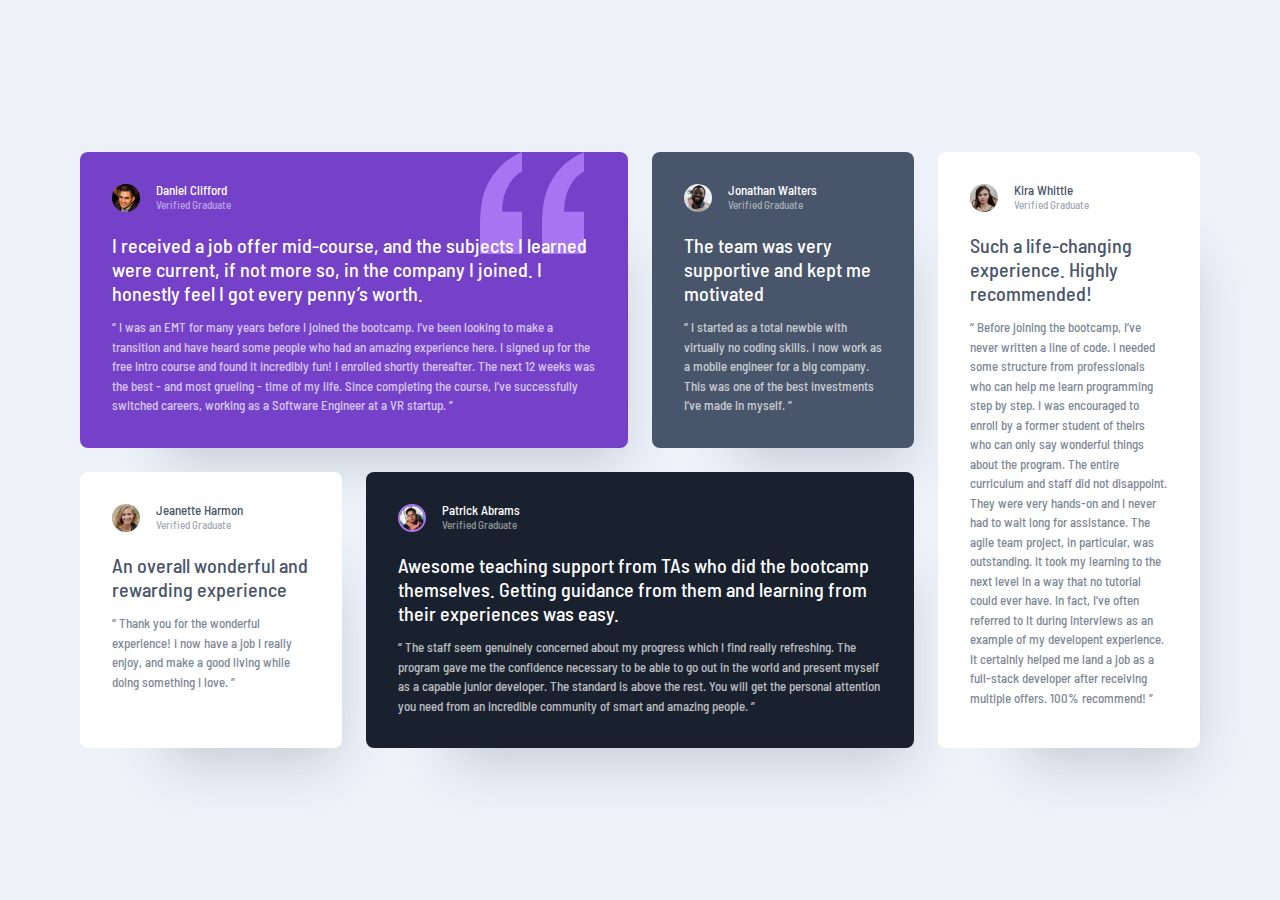
<file: Glider/index.html>
<!DOCTYPE html>
<html lang="en">

<head>
  <meta charset="UTF-8">
  <meta http-equiv="X-UA-Compatible" content="IE=edge">
  <meta name="viewport" content="width=device-width, initial-scale=1.0">
  <!-- Google font -->
  <link rel="preconnect" href="https://fonts.googleapis.com">
  <link rel="preconnect" href="https://fonts.gstatic.com" crossorigin>
  <link href="https://fonts.googleapis.com/css2?family=Barlow+Semi+Condensed:wght@500;600&display=swap"
    rel="stylesheet">
  <!-- my css -->
  <link rel="stylesheet" href="style.css">
  <title>FEM grid</title>
</head>

<body>
  <main class="testimonial-grid">
    <article class="testimonial grid-col-span-2 flow bg-primary-400 quote text-neutral-100">
      <div class="flex">
        <div>
          <img  src="./images/image-daniel.jpg" alt="daniel clifford">
        </div>
        <div>
          <h2 class="name">Daniel Clifford</h2>
          <p class="position">Verified Graduate</p>
        </div>
      </div>
      <p>
        I received a job offer mid-course, and the subjects I learned were current, if not more so,
        in the company I joined. I honestly feel I got every penny’s worth.
      </p>
      <p>
        “ I was an EMT for many years before I joined the bootcamp. I’ve been looking to make a
        transition and have heard some people who had an amazing experience here. I signed up
        for the free intro course and found it incredibly fun! I enrolled shortly thereafter.
        The next 12 weeks was the best - and most grueling - time of my life. Since completing
        the course, I’ve successfully switched careers, working as a Software Engineer at a VR startup. ”
      </p>
    </article>
    <article class="testimonial flow bg-secondary-400 text-neutral-100">
      <div class="flex">
        <div>
          <img src="./images/image-jonathan.jpg" alt="Jonathan Walters">
        </div>
        <div>
          <h2 class="name">Jonathan Walters</h2>
          <p class="position">Verified Graduate</p>
        </div>
      </div>
      <p>
        The team was very supportive and kept me motivated
      </p>
      <p>
        “ I started as a total newbie with virtually no coding skills. I now work as a mobile engineer
        for a big company. This was one of the best investments I’ve made in myself. ”
      </p>
    </article>
    <article class="testimonial flow bg-neutral-100 text-secondary-400">
      <div class="flex">
        <div>
          <img src="./images/image-jeanette.jpg" alt="Jeanette Harmon">
        </div>
        <div>
          <h2 class="name">Jeanette Harmon</h2>
          <p class="position">Verified Graduate</p>
        </div>
      </div>
      <p>
        An overall wonderful and rewarding experience</p>
      <p>
        “ Thank you for the wonderful experience! I now have a job I really enjoy, and make a good living
        while doing something I love. ”
      </p>
    </article>
    <article class="testimonial grid-col-span-2 flow bg-secondary-500 text-neutral-100">
      <div class="flex">
        <div>
          <img class="border-primary-400" src="./images/image-patrick.jpg" alt="Patrick Abrams">
        </div>
        <div>
          <h2 class="name">Patrick Abrams</h2>
          <p class="position">Verified Graduate</p>
        </div>
      </div>
      <p>
        Awesome teaching support from TAs who did the bootcamp themselves. Getting guidance from them and
        learning from their experiences was easy.
      </p>
      <p>
        “ The staff seem genuinely concerned about my progress which I find really refreshing. The program
        gave me the confidence necessary to be able to go out in the world and present myself as a capable
        junior developer. The standard is above the rest. You will get the personal attention you need from
        an incredible community of smart and amazing people. ”
      </p>
    </article>
    <article class="testimonial flow bg-neutral-100 text-secondary-400">
      <div class="flex">
        <div>
          <img src="./images/image-kira.jpg" alt="Kira Whittle">
        </div>
        <div>
          <h2 class="name">Kira Whittle</h2>
          <p class="position">Verified Graduate</p>
        </div>
      </div>
      <p>
        Such a life-changing experience. Highly recommended!
      </p>
      <p>
        “ Before joining the bootcamp, I’ve never written a line of code. I needed some structure from
        professionals who can help me learn programming step by step. I was encouraged to enroll by a former
        student of theirs who can only say wonderful things about the program. The entire curriculum and staff
        did not disappoint. They were very hands-on and I never had to wait long for assistance. The agile team
        project, in particular, was outstanding. It took my learning to the next level in a way that no tutorial
        could ever have. In fact, I’ve often referred to it during interviews as an example of my developent
        experience. It certainly helped me land a job as a full-stack developer after receiving multiple offers.
        100% recommend! ”
      </p>
    </article>
  </main>




</body>

</html>
</file>
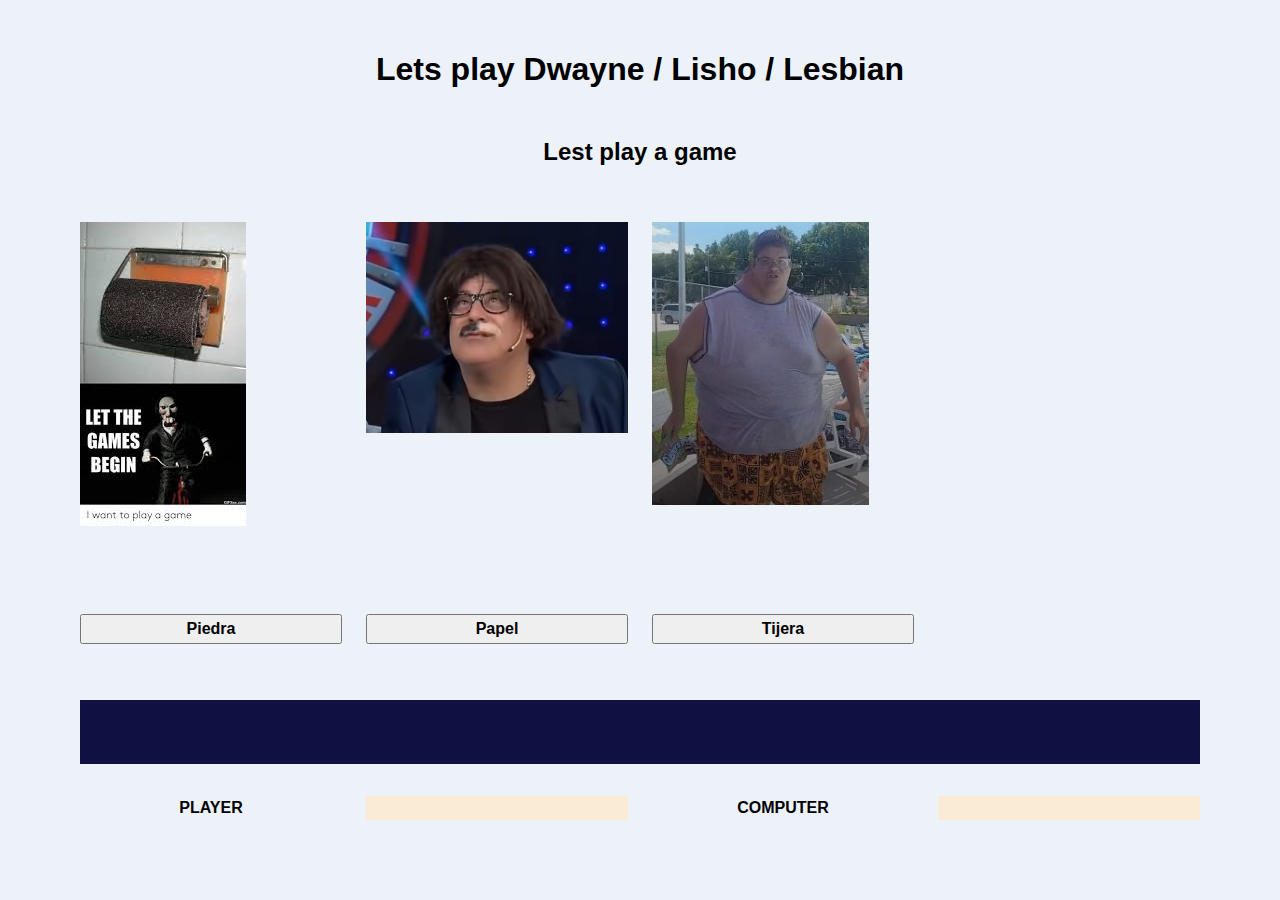
<file: PRS/index.html>
<!DOCTYPE html>
<html lang="en">
<head>

    <meta charset="UTF-8">
    <meta http-equiv="X-UA-Compatible" content="IE=edge">
    <meta name="viewport" content="width=device-width, initial-scale=1.0">
    <title>LESBIANAS</title>
    <link rel="stylesheet" href="./css/mystyle.css">


</head>
    <h1>Lets play Dwayne / Lisho / Lesbian </h1>
    <h2>Lest play a game</h2>

<body>

   
<div class="testimonial-grid">
    
   
    <img class="jpg" src="./img/lets.jpg" alt="letsplay">
    <img class="jpg" src="./img/elchoto.jpg" alt="elchoto">
    <img class="jpg" src="./img/heli.jpg" alt="helicopter" srcset="">
 

</div>


<div class="testimonial-grid">

    <button id="piedra" onclick="onPlayerSelect(this.id)">Piedra</button>
    <button id="papel" onclick="onPlayerSelect(this.id)">Papel</button>
    <button id="tijera" onclick="onPlayerSelect(this.id)">Tijera</button>
    <audio id="audio" src="./sound/voschoto.mp3"></audio>


</div>
<div>   
<h3 class="testimonial-grid-only" id="wlt"></h3>
</div>
<div class="testimonial-grid"> 
PLAYER<h3 id="score1"></h3>
COMPUTER<h3 id="score2"></h3>
</div>

<!-- The video -->
<!-- 
<div class="testimonial-grid-only">

    <video autoplay muted loop id="myVideo">
        <source src="./video/helicopter.mp4" type="video/mp4">
      </video>
    
</div> -->

  <!-- Optional: some overlay text to describe the video -->
  <!-- Use a button to pause/play the video with JavaScript -->
  <!-- <div class="content">
    <h1>Heading</h1>
    <p>Anashei</p>
 
    <button id="myBtn" onclick="myFunction()">Pause</button>
  </div>

 -->






<script src="./js/script.js"></script>
</body>
</html>
</file>
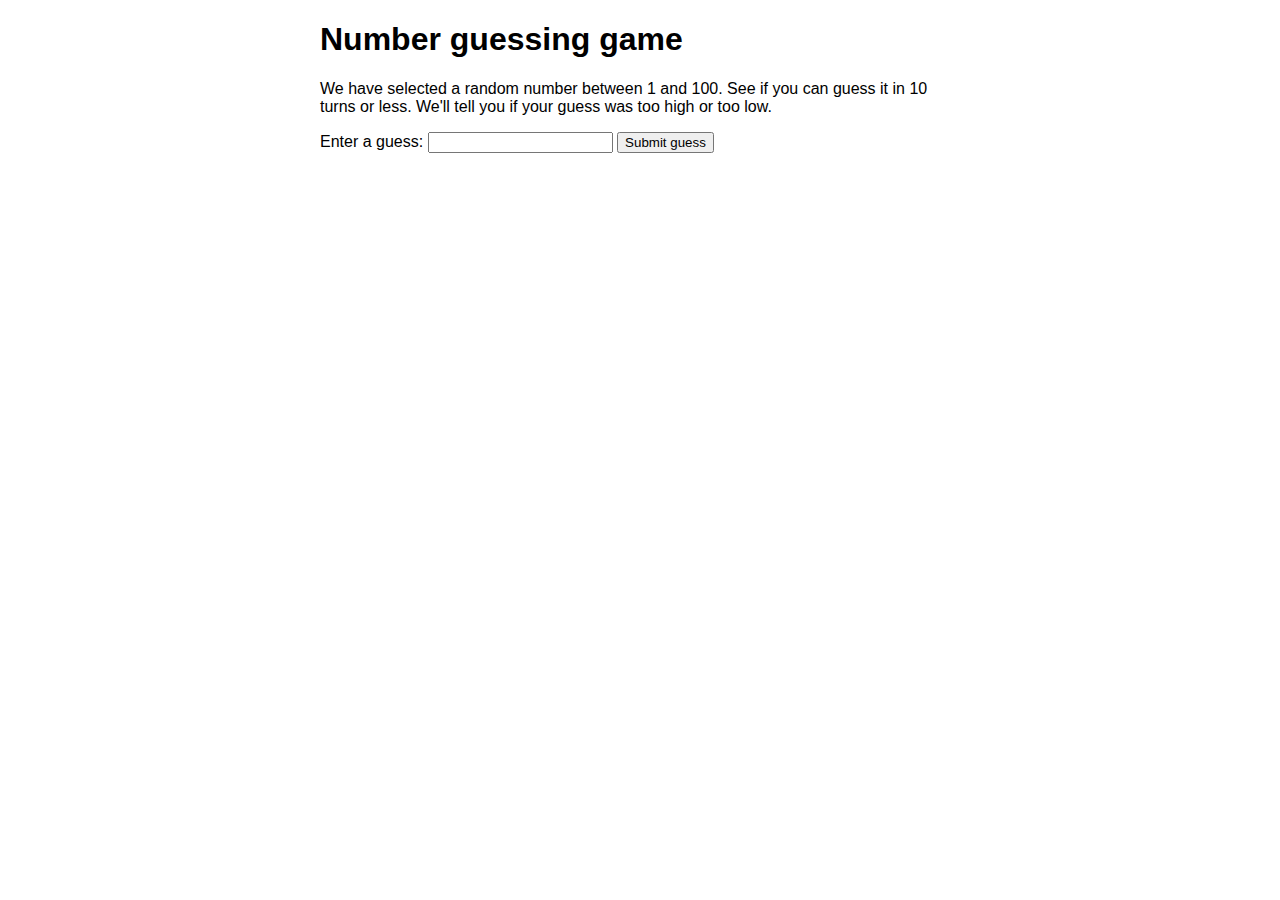
<file: JavaTools/ErrorJS.html>
<!DOCTYPE html>
<html>
  <head>
    <meta charset="utf-8">

    <title>Number guessing game</title>

    <style>
      html {
        font-family: sans-serif;
      }
      body {
        width: 50%;
        max-width: 800px;
        min-width: 480px;
        margin: 0 auto;
      }
      .lastResult {
        color: white;
        padding: 3px;
      }
    </style>
  </head>

  <body>
      <h1>Number guessing game</h1>

      <p>We have selected a random number between 1 and 100. See if you can guess it in 10 turns or less. We'll tell you if your guess was too high or too low.</p>

<div class="form">
  <label for="guessField">Enter a guess: </label>
  <input type="text" id="guessField" class="guessField">
  <input type="submit" value="Submit guess" class="guessSubmit">
</div>

<div class="resultParas">
  <p class="guesses"></p>
  <p class="lastResult"></p>
  <p class="lowOrHi"></p>
</div>

</body>

<script>
  let randomNumber = Math.floor(Math.random () * (100 - 0)) + 1; console.log(randomNumber)
 
  const guesses = document.querySelector('.guesses');
  const lastResult = document.querySelector('.lastResult');
  const lowOrHi = document.querySelector('.lowOrHi');
  const guessSubmit = document.querySelector('.guessSubmit');
  const guessField = document.querySelector('.guessField');

  let guessCount = 1;
  let resetButton;

  function checkGuess() {

    const userGuess = Number(guessField.value);
    if(guessCount === 1) {
      guesses.textContent = 'Previous guesses: ';
    }
    guesses.textContent += userGuess + ' ';

    if(userGuess === randomNumber) {
      lastResult.textContent = 'Congratulations! You got it right!';
      lastResult.style.backgroundColor = 'black';
      lowOrHi.textContent = '';
      setGameOver();
    } else if(guessCount === 3) {
      lastResult.textContent = '!!!GAME OVER!!!';
      setGameOver();
    } else {
      lastResult.textContent = 'Wrong!';
      lastResult.style.backgroundColor = 'red';
      if(userGuess < randomNumber) {
        lowOrHi.textContent = 'Last guess was too low!';
      } else if(userGuess > randomNumber) {
        lowOrHi.textContent = 'Last guess was too high!';
      }
    }

    guessCount++;
    guessField.value = '';
    guessField.focus();
  }
  guessSubmit.addEventListener('click', checkGuess);

  function setGameOver() {
	  guessField.disabled = true;
	  guessSubmit.disabled = true;
	  resetButton = document.createElement('button');
	  resetButton.textContent = 'Start new game';
	  document.body.appendChild(resetButton);
	  resetButton.addEventListener('click', resetGame);
  }

  function resetGame() {
	  guessCount = 1;

    const resetParas = document.querySelectorAll('.resultParas p');
    for (const resetPara of resetParas) {
      resetPara.textContent = '';
    }
	  resetButton.parentNode.removeChild(resetButton);

	  guessField.disabled = false;
	  guessSubmit.disabled = false;
	  guessField.value = '';
	  guessField.focus();

	  lastResult.style.backgroundColor = 'white';

	  randomNumber = Math.floor(Math.random () * (100 - 0)) + 1;
  }
</script>
</html>
</file>
<file: Glider/style.css>
:root {
  --clr-primary-400: 263 55% 52%;
  --clr-secondary-400: 217 19% 35%;
  --clr-secondary-500: 219 29% 14%;
  --clr-neutral-100: 0 0% 100%;
  --clr-neutral-200: 210 46% 95%;
  --clr-neutral-300: 0 0% 81%;

  --ff-primary: "Barlow Semi Condensed", sans-serif;

  --fw-400: 500;
  --fw-700: 600;

  --fs-300: 0.6875rem;
  --fs-400: 0.8125rem;
  --fs-500: 1.25rem;
}

/* Box sizing rules */
*,
*::before,
*::after {
  box-sizing: border-box;
}

/* Remove default margin */
body,
h1,
h2,
h3,
h4,
p,
figure,
blockquote,
dl,
dd {
  margin: 0;
}

/* Remove list styles on ul, ol elements with a list role, which suggests default styling will be removed */
ul[role="list"],
ol[role="list"] {
  list-style: none;
}

/* Set core root defaults */
html:focus-within {
  scroll-behavior: smooth;
}

/* Set core body defaults */
body {
  min-height: 100vh;
  text-rendering: optimizeSpeed;
  line-height: 1.5;
}

/* A elements that don't have a class get default styles */
a:not([class]) {
  text-decoration-skip-ink: auto;
}

/* Make images easier to work with */
img,
picture {
  max-width: 100%;
  display: block;
}

/* Inherit fonts for inputs and buttons */
input,
button,
textarea,
select {
  font: inherit;
}

/* Remove all animations, transitions and smooth scroll for people that prefer not to see them */
@media (prefers-reduced-motion: reduce) {
  html:focus-within {
    scroll-behavior: auto;
  }

  *,
  *::before,
  *::after {
    animation-duration: 0.01ms !important;
    animation-iteration-count: 1 !important;
    transition-duration: 0.01ms !important;
    scroll-behavior: auto !important;
  }
}

body {
  display: grid;
  place-content: center;
  min-height: 100vh;

  font-family: var(--ff-primary);
  font-weight: var(--fw-400);

  background-color: hsl(var(--clr-neutral-200));
}

h1,
h2,
h3 {
  font-weight: var(--fw-700);
}

/* utilities */
.flex {
  display: flex;
  gap: var(--gap, 1rem);
}

.flow > *:where(:not(:first-child)) {
  margin-top: var(--flow-spacer, 1em);
}

.bg-primary-400 {
  background: hsl(var(--clr-primary-400));
}
.bg-secondary-400 {
  background: hsl(var(--clr-secondary-400));
}
.bg-secondary-500 {
  background: hsl(var(--clr-secondary-500));
}

.bg-neutral-100 {
  background: hsl(var(--clr-neutral-100));
}

.text-neutral-100 {
  color: hsl(var(--clr-neutral-100));
}
.text-secondary-400 {
  color: hsl(var(--clr-secondary-400));
}
.border-primary-400 {
  border: 2px solid #a775f1;
}

/* components */
.testimonial-grid {
  display: grid;
  gap: 1.5rem;
  grid-auto-columns: 1fr;
  grid-template-areas:
   'one'
   'two'
   'three'
   'four'
   'five';

  padding-block: 2rem;
  width: min(95%, 70rem);
  margin-inline: auto;
}

.testimonial {
  font-size: var(--fs-400);
  padding: 2rem;
  border-radius: 0.5rem;
  box-shadow: 2.5rem 3.75rem 3rem -3rem hsl(var(--clr-secondary-400) / 0.25);
}

.testimonial:nth-child(1) {
  grid-area: one;
}
.testimonial:nth-child(2) {
  grid-area: two;
}
.testimonial:nth-child(3) {
  grid-area: three;
}
.testimonial:nth-child(4) {
  grid-area: four;
}
.testimonial:nth-child(5) {
  grid-area: five;
}

@media screen and (min-width: 33em) {
  .testimonial-grid {
      grid-template-areas:
      "one one"
      "two three"
      "five five"
      "four four";
  }
}

@media screen and (min-width: 38em) {
  .testimonial-grid {
    grid-template-areas:
     'one one'
     'two five'
     'three five'
     'four four';
  }
}

@media screen and (min-width: 54em) {
  .testimonial-grid {
      grid-template-areas:
      "one one two"
      "five five five"
      "three four four";
  }
}

@media screen and (min-width: 75em) {
  .testimonial-grid {
      grid-template-areas:
      "one one two five"
      "three four four five";
  }
}


.testimonial.quote {
  background-image: url("./images/bg-pattern-quotation.svg");
  background-repeat: no-repeat;
  background-position: top right 10%;
}

.testimonial img {
  width: 1.75rem;
  aspect-ratio: 1;
  border-radius: 50%;
}

.testimonial .name {
  font-size: var(--fs-400);
  font-weight: var(--fw-400);
  line-height: 1;
}

.testimonial .position {
  font-size: var(--fs-300);
  opacity: 0.5;
}

.testimonial > p:first-of-type {
  font-size: var(--fs-500);
  line-height: 1.2;
}

.testimonial > p:last-of-type {
  opacity: 0.7;
}
</file>
<file: PRS/css/mystyle.css>
:root {
    --clr-primary-400: 263 55% 52%;
    --clr-secondary-400: 217 19% 35%;
    --clr-secondary-500: 219 29% 14%;
    --clr-neutral-100: 0 0% 100%;
    --clr-neutral-200: 210 46% 95%;
    --clr-neutral-300: 0 0% 81%;
  
    --ff-primary: "Barlow Semi Condensed", sans-serif;
  
    --fw-400: 500;
    --fw-700: 600;
  
    --fs-300: 0.6875rem;
    --fs-400: 0.8125rem;
    --fs-500: 1.25rem;
  }
  
  /* Box sizing rules */
  *,
  *::before,
  *::after {
    box-sizing: border-box;
  }
  
  /* Remove default margin */
  body,
  h3,
  h4,
  p,
  figure,
  blockquote,
  dl,
  dd {
    margin: 0;
    background-color: antiquewhite;
  }
  
  /* Remove list styles on ul, ol elements with a list role, which suggests default styling will be removed */
  ul[role="list"],
  ol[role="list"] {
    list-style: none;
  }
  
  /* Set core root defaults */
  html:focus-within {
    scroll-behavior: smooth;
  }
  
  /* Set core body defaults */
  body {
    min-height: 100vh;
    text-rendering: optimizeSpeed;
    line-height: 1.5;
    place-content: center;
  }
  
  /* A elements that don't have a class get default styles */
  a:not([class]) {
    text-decoration-skip-ink: auto;
  }
  
  /* Make images easier to work with */
  img,
  picture {
    max-width: 100%;
    display: block;
    place-content: center;
  }
  
  /* Inherit fonts for inputs and buttons */
  input,
  button,
  textarea,
  select {
    font: inherit;
  }
  
  /* Remove all animations, transitions and smooth scroll for people that prefer not to see them */
  @media (prefers-reduced-motion: reduce) {
    html:focus-within {
      scroll-behavior: auto;
    }
  
    *,
    *::before,
    *::after {
      animation-duration: 0.01ms !important;
      animation-iteration-count: 1 !important;
      transition-duration: 0.01ms !important;
      scroll-behavior: auto !important;
    }
  }
  
  body {
    display: grid;
    place-content: center;
    min-height: 100vh;
  
    font-family: var(--ff-primary);
    font-weight: var(--fw-400);
  
    background-color: hsl(var(--clr-neutral-200));
  }
  
  h1,
  h2,
  h3,
  div {
    font-weight: var(--fw-700);
    place-content: center;
    text-align: center;
  }
  
  /* utilities */
  .flex {
    display: flex;
    gap: var(--gap, 1rem);
  }
  
  .flow > *:where(:not(:first-child)) {
    margin-top: var(--flow-spacer, 1em);
  }
  
  .bg-primary-400 {
    background: hsl(var(--clr-primary-400));
  }
  .bg-secondary-400 {
    background: hsl(var(--clr-secondary-400));
  }
  .bg-secondary-500 {
    background: hsl(var(--clr-secondary-500));
  }
  
  .bg-neutral-100 {
    background: hsl(var(--clr-neutral-100));
  }
  
  .text-neutral-100 {
    color: hsl(var(--clr-neutral-100));
  }
  .text-secondary-400 {
    color: hsl(var(--clr-secondary-400));
  }
  .border-primary-400 {
    border: 2px solid #a775f1;
  }
  
  /* components */
  .testimonial-grid-only {
    
    gap: 1.5rem;
    background-color: #101042;
    color: #ffffff;
    grid-auto-columns: 1fr;
    grid-template-areas:
     'one'
     'two'
     'three';
  
    padding-block: 2rem;
    width: min(95%, 70rem);
    margin-inline: auto;
  }
  
  .testimonial-grid {
    display: grid;
    gap: 1.5rem;
    grid-auto-columns: 1fr;
    grid-template-areas:
     'one'
     'two'
     'three';
  
    padding-block: 2rem;
    width: min(95%, 70rem);
    margin-inline: auto;
  }

  .testimonial {
    font-size: var(--fs-400);
    padding: 2rem;
    border-radius: 0.5rem;
    box-shadow: 2.5rem 3.75rem 3rem -3rem hsl(var(--clr-secondary-400) / 0.25);
  }
  
  .testimonial:nth-child(1) {
    grid-area: one;
  }
  .testimonial:nth-child(2) {
    grid-area: two;
  }
  .testimonial:nth-child(3) {
    grid-area: three;
  }
  .testimonial:nth-child(4) {
    grid-area: four;
  }
  .testimonial:nth-child(5) {
    grid-area: five;
  }
  
  @media screen and (min-width: 33em) {
    .testimonial-grid {
        grid-template-areas:
        "one one"
        "two three"
        "five five"
        "four four";
    }
  }
  
  @media screen and (min-width: 38em) {
    .testimonial-grid {
      grid-template-areas:
       'one one'
       'two five'
       'three five'
       'four four';
    }
  }
  
  @media screen and (min-width: 54em) {
    .testimonial-grid {
        grid-template-areas:
        "one one two"
        "five five five"
        "three four four";
    }
  }
  
  @media screen and (min-width: 75em) {
    .testimonial-grid {
        grid-template-areas:
        "one one two five"
        "three four four five";
    }
  }
  
  
  .testimonial.quote {
    background-image: url("./images/bg-pattern-quotation.svg");
    background-repeat: no-repeat;
    background-position: top right 10%;
  }
  
  .testimonial img {
    width: 1.75rem;
    aspect-ratio: 1;
    border-radius: 50%;
  }
  
  .testimonial .name {
    font-size: var(--fs-400);
    font-weight: var(--fw-400);
    line-height: 1;
  }
  
  .testimonial .position {
    font-size: var(--fs-300);
    opacity: 0.5;
  }
  
  .testimonial > p:first-of-type {
    font-size: var(--fs-500);
    line-height: 1.2;
  }
  
  .testimonial > p:last-of-type {
    opacity: 0.7;
  }
  

  /* Style the video: 100% width and height to cover the entire window */
#myVideo {
    position: absolute;
    right: 0;
    bottom: 0;
    z-index: -1;
  }
  
  /* Add some content at the bottom of the video/page */
  .content {
    position: absolute;
    z-index: -1;
    bottom: 0;
    background: rgba(0, 0, 0, 0.5);
    color: #f1f1f1;
    width: 100%;
    padding: 20px;
  }
  
  /* Style the button used to pause/play the video */
  #myBtn {
    position: absolute;
    z-index: -1;
    width: 200px;
    font-size: 18px;
    padding: 10px;
    border: none;
    background: #000;
    color: #fff;
    cursor: pointer;
  }
  
  #myBtn:hover {
    position: absolute;
    z-index: -1;
    background: #ddd;
    color: black;
  }
</file>
